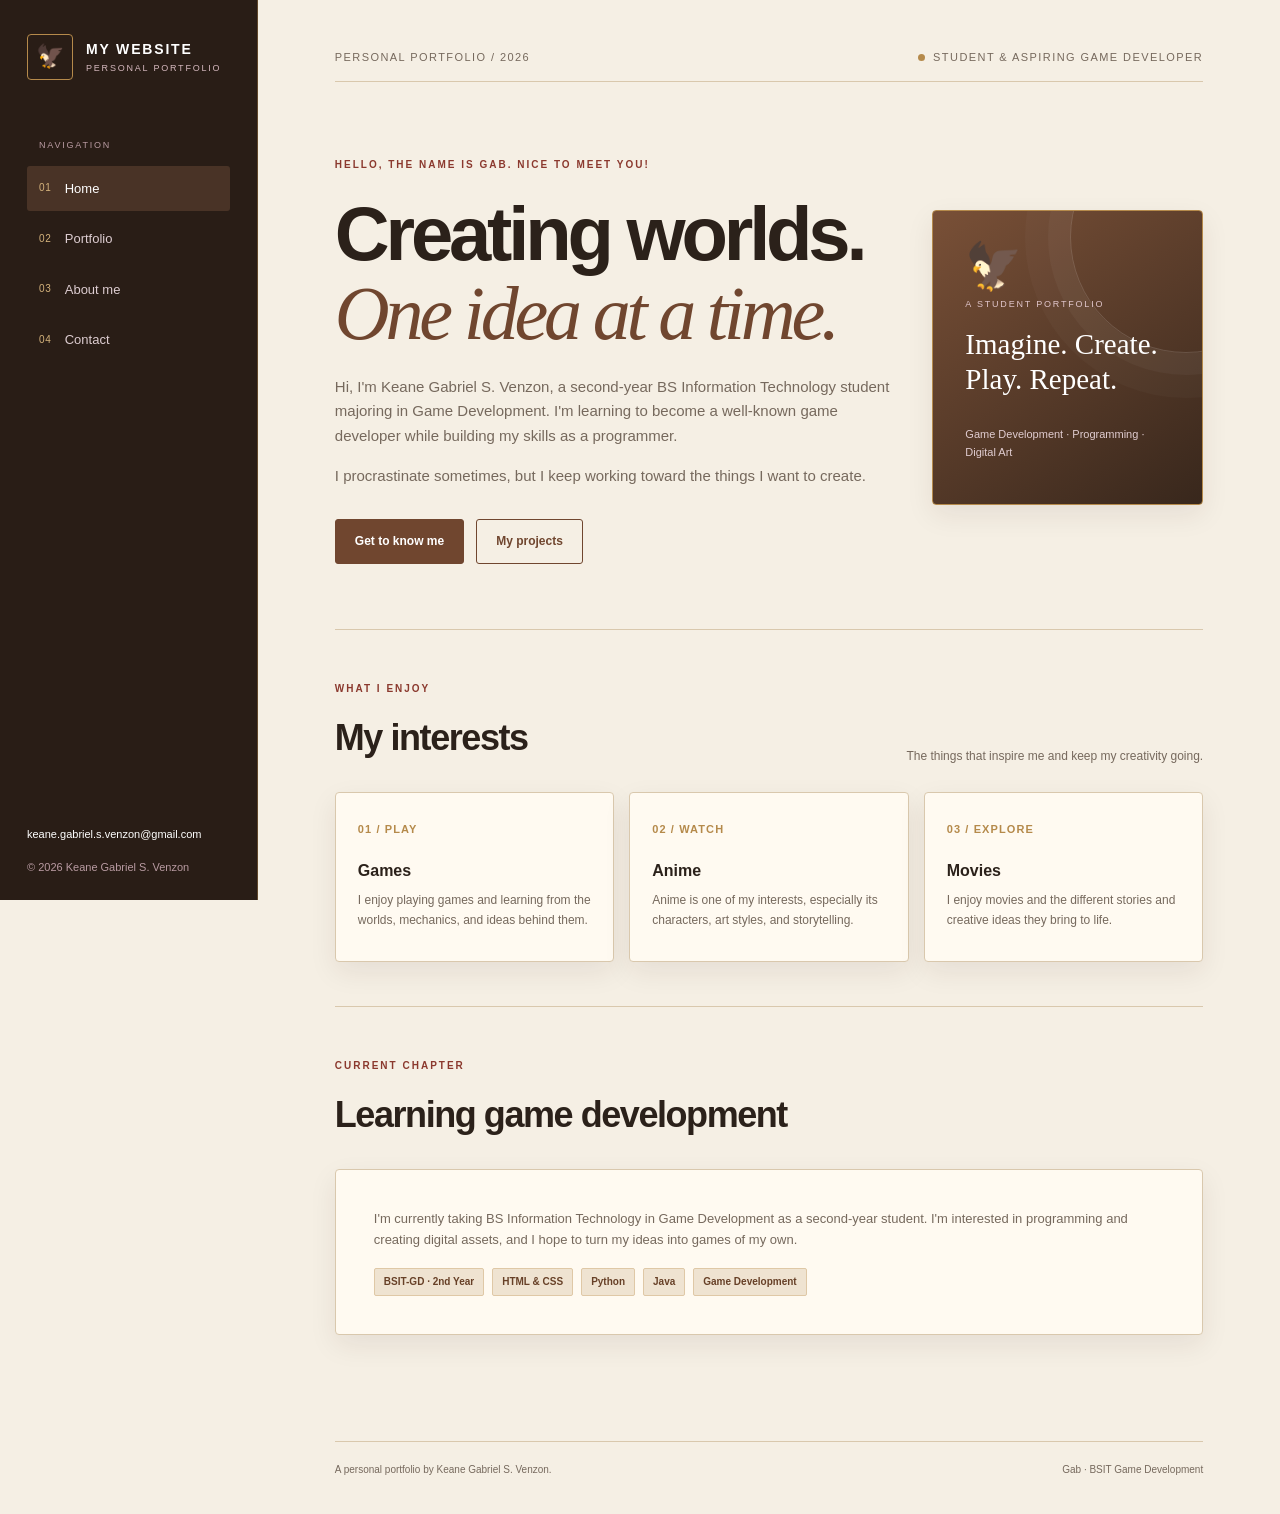
<file: Keane_Gabriel_Venzon_Portfolio_Updated/index.html>
<!DOCTYPE html>
<html lang="en"><head><meta charset="UTF-8"><meta name="viewport" content="width=device-width, initial-scale=1">
<meta name="description" content="The personal portfolio of Keane Gabriel S. Venzon, a second-year BSIT Game Development student."><title>Home | Personal Portfolio</title><link rel="stylesheet" href="assets/css/portfolio-custom.css"></head>
<body><div class="site-shell"><aside class="sidebar" id="sidebar">
<a class="brand" href="index.html"><span class="brand-mark" aria-hidden="true">🦅</span><span class="brand-name">MY WEBSITE<small>PERSONAL PORTFOLIO</small></span></a>
<button class="mobile-menu" type="button" onclick="document.getElementById('sidebar').classList.toggle('open')" aria-label="Toggle navigation">MENU</button>
<nav aria-label="Main navigation"><p class="nav-label">Navigation</p><ul class="nav-list"><li><a class="active" href="index.html"><span class="nav-index">01</span> Home</a></li><li><a class="" href="portfolio.html"><span class="nav-index">02</span> Portfolio</a></li><li><a class="" href="about.html"><span class="nav-index">03</span> About me</a></li><li><a class="" href="contact.html"><span class="nav-index">04</span> Contact</a></li></ul></nav>
<div class="sidebar-bottom"><a class="email-mini" href="mailto:keane.gabriel.s.venzon@gmail.com">keane.gabriel.s.venzon@gmail.com</a><p>© 2026 Keane Gabriel S. Venzon</p></div></aside><main class="main">
<div class="topline"><span>Personal portfolio / 2026</span><span class="status">Student &amp; aspiring game developer</span></div>
<section class="hero"><div><span class="eyebrow">HELLO, THE NAME IS GAB. NICE TO MEET YOU!</span>
<h1>Creating worlds.<br><em>One idea at a time.</em></h1>
<p class="hero-copy">Hi, I'm Keane Gabriel S. Venzon, a second-year BS Information Technology student majoring in Game Development. I'm learning to become a well-known game developer while building my skills as a programmer.</p>
<p class="hero-copy">I procrastinate sometimes, but I keep working toward the things I want to create.</p>
<div class="hero-actions"><a class="button" href="about.html">Get to know me</a><a class="button button-outline" href="portfolio.html">My projects</a></div></div>
<aside class="hero-panel"><div class="panel-symbol" aria-hidden="true">🦅</div><div><span class="panel-kicker">A student portfolio</span><strong>Imagine. Create. Play. Repeat.</strong><p class="panel-foot">Game Development · Programming · Digital Art</p></div></aside></section>
<section class="section"><div class="section-heading"><div><span class="eyebrow">WHAT I ENJOY</span><h2>My interests</h2></div><p>The things that inspire me and keep my creativity going.</p></div>
<div class="cards"><article class="info-card"><span class="card-number">01 / PLAY</span><h3>Games</h3><p>I enjoy playing games and learning from the worlds, mechanics, and ideas behind them.</p></article>
<article class="info-card"><span class="card-number">02 / WATCH</span><h3>Anime</h3><p>Anime is one of my interests, especially its characters, art styles, and storytelling.</p></article>
<article class="info-card"><span class="card-number">03 / EXPLORE</span><h3>Movies</h3><p>I enjoy movies and the different stories and creative ideas they bring to life.</p></article></div></section>
<section class="section"><div class="section-heading"><div><span class="eyebrow">CURRENT CHAPTER</span><h2>Learning game development</h2></div></div>
<div class="content-panel"><p>I'm currently taking BS Information Technology in Game Development as a second-year student. I'm interested in programming and creating digital assets, and I hope to turn my ideas into games of my own.</p>
<div class="tag-list"><span class="tag">BSIT-GD · 2nd Year</span><span class="tag">HTML &amp; CSS</span><span class="tag">Python</span><span class="tag">Java</span><span class="tag">Game Development</span></div></div></section><footer class="footer"><span>A personal portfolio by Keane Gabriel S. Venzon.</span><span>Gab · BSIT Game Development</span></footer></main></div></body></html>
</file>
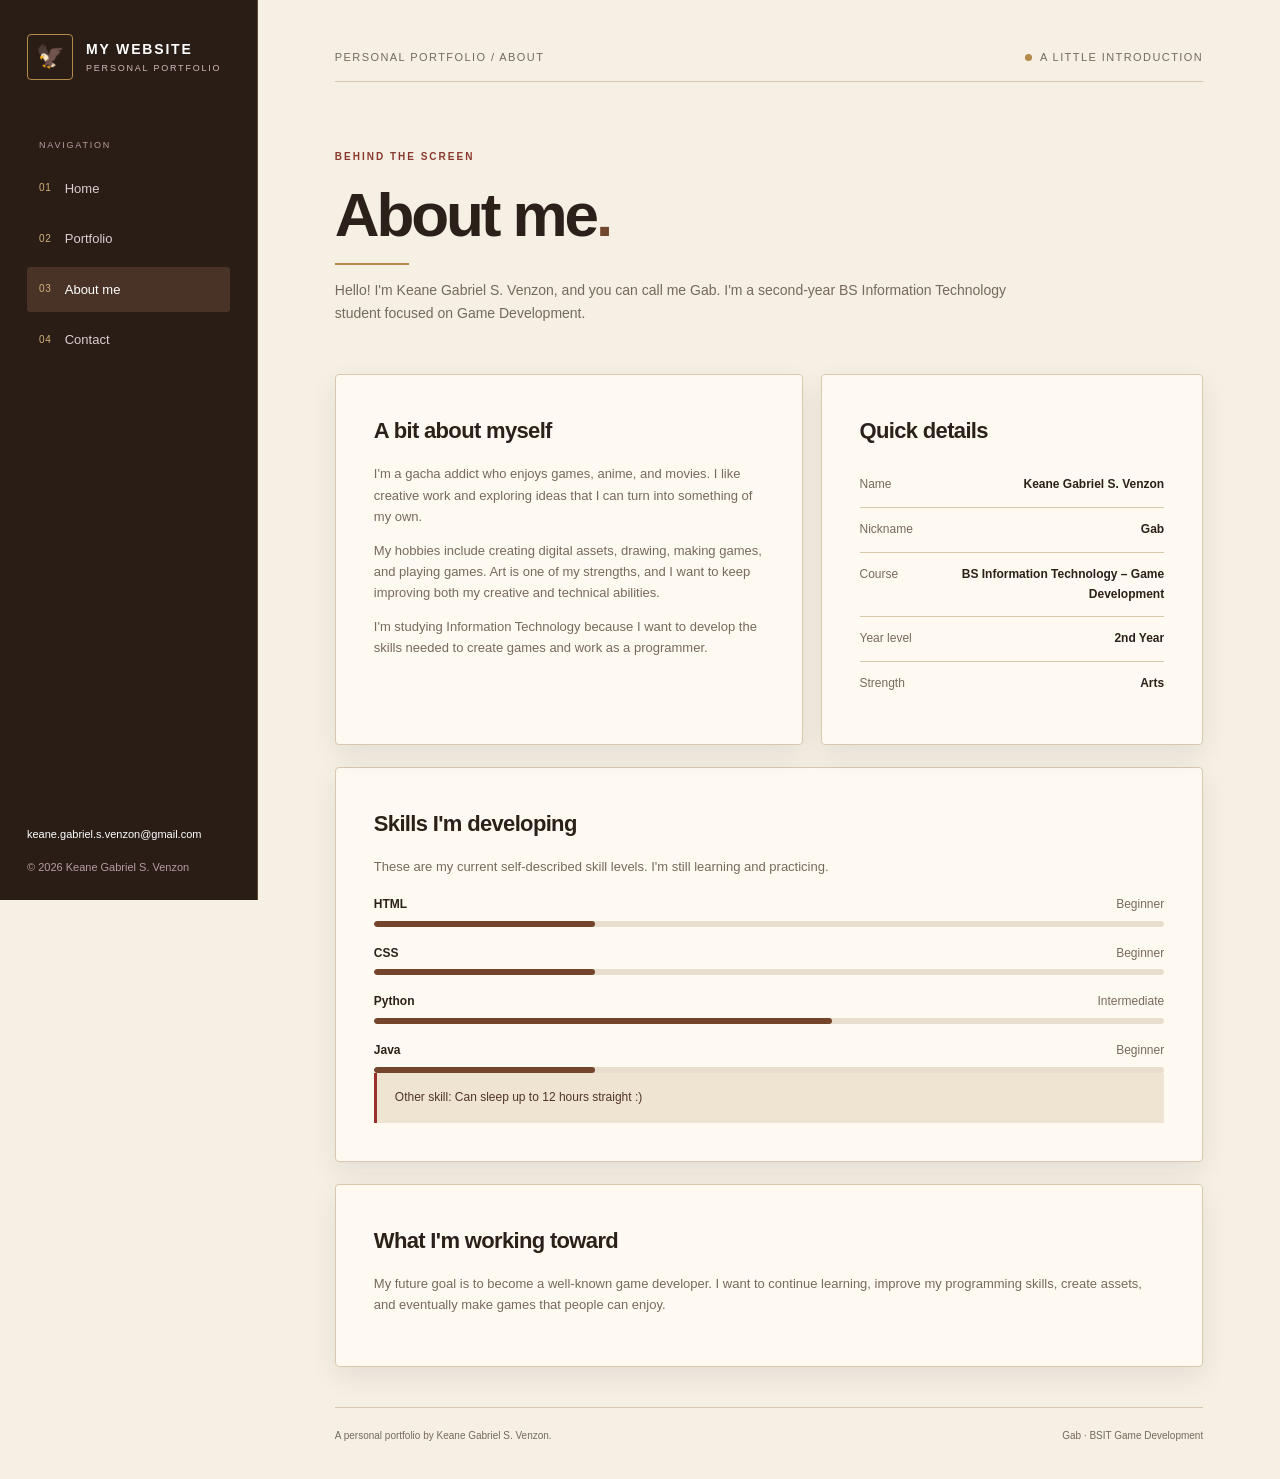
<file: Keane_Gabriel_Venzon_Portfolio_Updated/about.html>
<!DOCTYPE html>
<html lang="en"><head><meta charset="UTF-8"><meta name="viewport" content="width=device-width, initial-scale=1">
<meta name="description" content="Learn about Keane Gabriel S. Venzon, his interests, hobbies, and skills."><title>About Me | Personal Portfolio</title><link rel="stylesheet" href="assets/css/portfolio-custom.css"></head>
<body><div class="site-shell"><aside class="sidebar" id="sidebar">
<a class="brand" href="index.html"><span class="brand-mark" aria-hidden="true">🦅</span><span class="brand-name">MY WEBSITE<small>PERSONAL PORTFOLIO</small></span></a>
<button class="mobile-menu" type="button" onclick="document.getElementById('sidebar').classList.toggle('open')" aria-label="Toggle navigation">MENU</button>
<nav aria-label="Main navigation"><p class="nav-label">Navigation</p><ul class="nav-list"><li><a class="" href="index.html"><span class="nav-index">01</span> Home</a></li><li><a class="" href="portfolio.html"><span class="nav-index">02</span> Portfolio</a></li><li><a class="active" href="about.html"><span class="nav-index">03</span> About me</a></li><li><a class="" href="contact.html"><span class="nav-index">04</span> Contact</a></li></ul></nav>
<div class="sidebar-bottom"><a class="email-mini" href="mailto:keane.gabriel.s.venzon@gmail.com">keane.gabriel.s.venzon@gmail.com</a><p>© 2026 Keane Gabriel S. Venzon</p></div></aside><main class="main">
<div class="topline"><span>Personal portfolio / About</span><span class="status">A little introduction</span></div>
<header class="page-intro"><span class="eyebrow">BEHIND THE SCREEN</span><h1>About me<span class="accent">.</span></h1>
<p>Hello! I'm Keane Gabriel S. Venzon, and you can call me Gab. I'm a second-year BS Information Technology student focused on Game Development.</p></header>
<div class="about-grid"><section class="content-panel"><h2>A bit about myself</h2>
<p>I'm a gacha addict who enjoys games, anime, and movies. I like creative work and exploring ideas that I can turn into something of my own.</p>
<p>My hobbies include creating digital assets, drawing, making games, and playing games. Art is one of my strengths, and I want to keep improving both my creative and technical abilities.</p>
<p>I'm studying Information Technology because I want to develop the skills needed to create games and work as a programmer.</p></section>
<section class="content-panel"><h2>Quick details</h2><ul class="detail-list">
<li><span>Name</span><strong>Keane Gabriel S. Venzon</strong></li><li><span>Nickname</span><strong>Gab</strong></li>
<li><span>Course</span><strong>BS Information Technology – Game Development</strong></li><li><span>Year level</span><strong>2nd Year</strong></li><li><span>Strength</span><strong>Arts</strong></li></ul></section></div>
<section class="content-panel"><h2>Skills I'm developing</h2><p>These are my current self-described skill levels. I'm still learning and practicing.</p>
<div class="skill-row"><strong>HTML</strong><span>Beginner</span></div><div class="skill-track"><span style="width:28%"></span></div>
<div class="skill-row"><strong>CSS</strong><span>Beginner</span></div><div class="skill-track"><span style="width:28%"></span></div>
<div class="skill-row"><strong>Python</strong><span>Intermediate</span></div><div class="skill-track"><span style="width:58%"></span></div>
<div class="skill-row"><strong>Java</strong><span>Beginner</span></div><div class="skill-track"><span style="width:28%"></span></div>
<div class="note skill-note">Other skill: Can sleep up to 12 hours straight :)</div></section>
<section class="content-panel"><h2>What I'm working toward</h2><p>My future goal is to become a well-known game developer. I want to continue learning, improve my programming skills, create assets, and eventually make games that people can enjoy.</p></section><footer class="footer"><span>A personal portfolio by Keane Gabriel S. Venzon.</span><span>Gab · BSIT Game Development</span></footer></main></div></body></html>
</file>
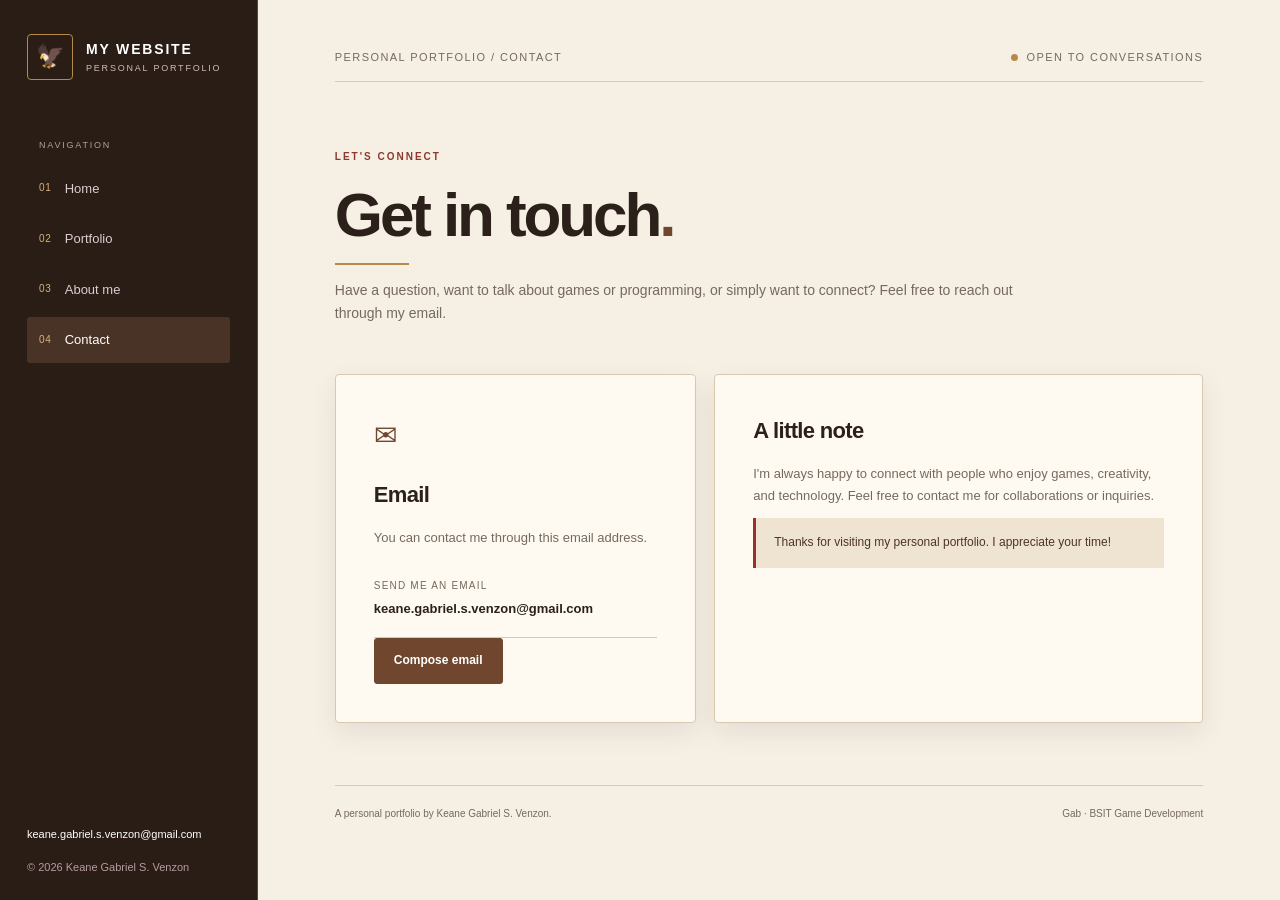
<file: Keane_Gabriel_Venzon_Portfolio_Updated/contact.html>
<!DOCTYPE html>
<html lang="en"><head><meta charset="UTF-8"><meta name="viewport" content="width=device-width, initial-scale=1">
<meta name="description" content="Contact Keane Gabriel S. Venzon."><title>Contact | Personal Portfolio</title><link rel="stylesheet" href="assets/css/portfolio-custom.css"></head>
<body><div class="site-shell"><aside class="sidebar" id="sidebar">
<a class="brand" href="index.html"><span class="brand-mark" aria-hidden="true">🦅</span><span class="brand-name">MY WEBSITE<small>PERSONAL PORTFOLIO</small></span></a>
<button class="mobile-menu" type="button" onclick="document.getElementById('sidebar').classList.toggle('open')" aria-label="Toggle navigation">MENU</button>
<nav aria-label="Main navigation"><p class="nav-label">Navigation</p><ul class="nav-list"><li><a class="" href="index.html"><span class="nav-index">01</span> Home</a></li><li><a class="" href="portfolio.html"><span class="nav-index">02</span> Portfolio</a></li><li><a class="" href="about.html"><span class="nav-index">03</span> About me</a></li><li><a class="active" href="contact.html"><span class="nav-index">04</span> Contact</a></li></ul></nav>
<div class="sidebar-bottom"><a class="email-mini" href="mailto:keane.gabriel.s.venzon@gmail.com">keane.gabriel.s.venzon@gmail.com</a><p>© 2026 Keane Gabriel S. Venzon</p></div></aside><main class="main">
<div class="topline"><span>Personal portfolio / Contact</span><span class="status">Open to conversations</span></div>
<header class="page-intro"><span class="eyebrow">LET'S CONNECT</span><h1>Get in touch<span class="accent">.</span></h1>
<p>Have a question, want to talk about games or programming, or simply want to connect? Feel free to reach out through my email.</p></header>
<div class="contact-grid"><section class="content-panel"><div class="contact-mark" aria-hidden="true">✉</div><h2>Email</h2>
<p>You can contact me through this email address.</p><a class="contact-link" href="mailto:keane.gabriel.s.venzon@gmail.com"><small>Send me an email</small><strong>keane.gabriel.s.venzon@gmail.com</strong></a>
<a class="button" href="mailto:keane.gabriel.s.venzon@gmail.com?subject=Hello%20Gab">Compose email</a></section>
<section class="content-panel"><h2>A little note</h2><p>I'm always happy to connect with people who enjoy games, creativity, and technology. Feel free to contact me for collaborations or inquiries.</p><div class="note">Thanks for visiting my personal portfolio. I appreciate your time!</div></section></div><footer class="footer"><span>A personal portfolio by Keane Gabriel S. Venzon.</span><span>Gab · BSIT Game Development</span></footer></main></div></body></html>
</file>
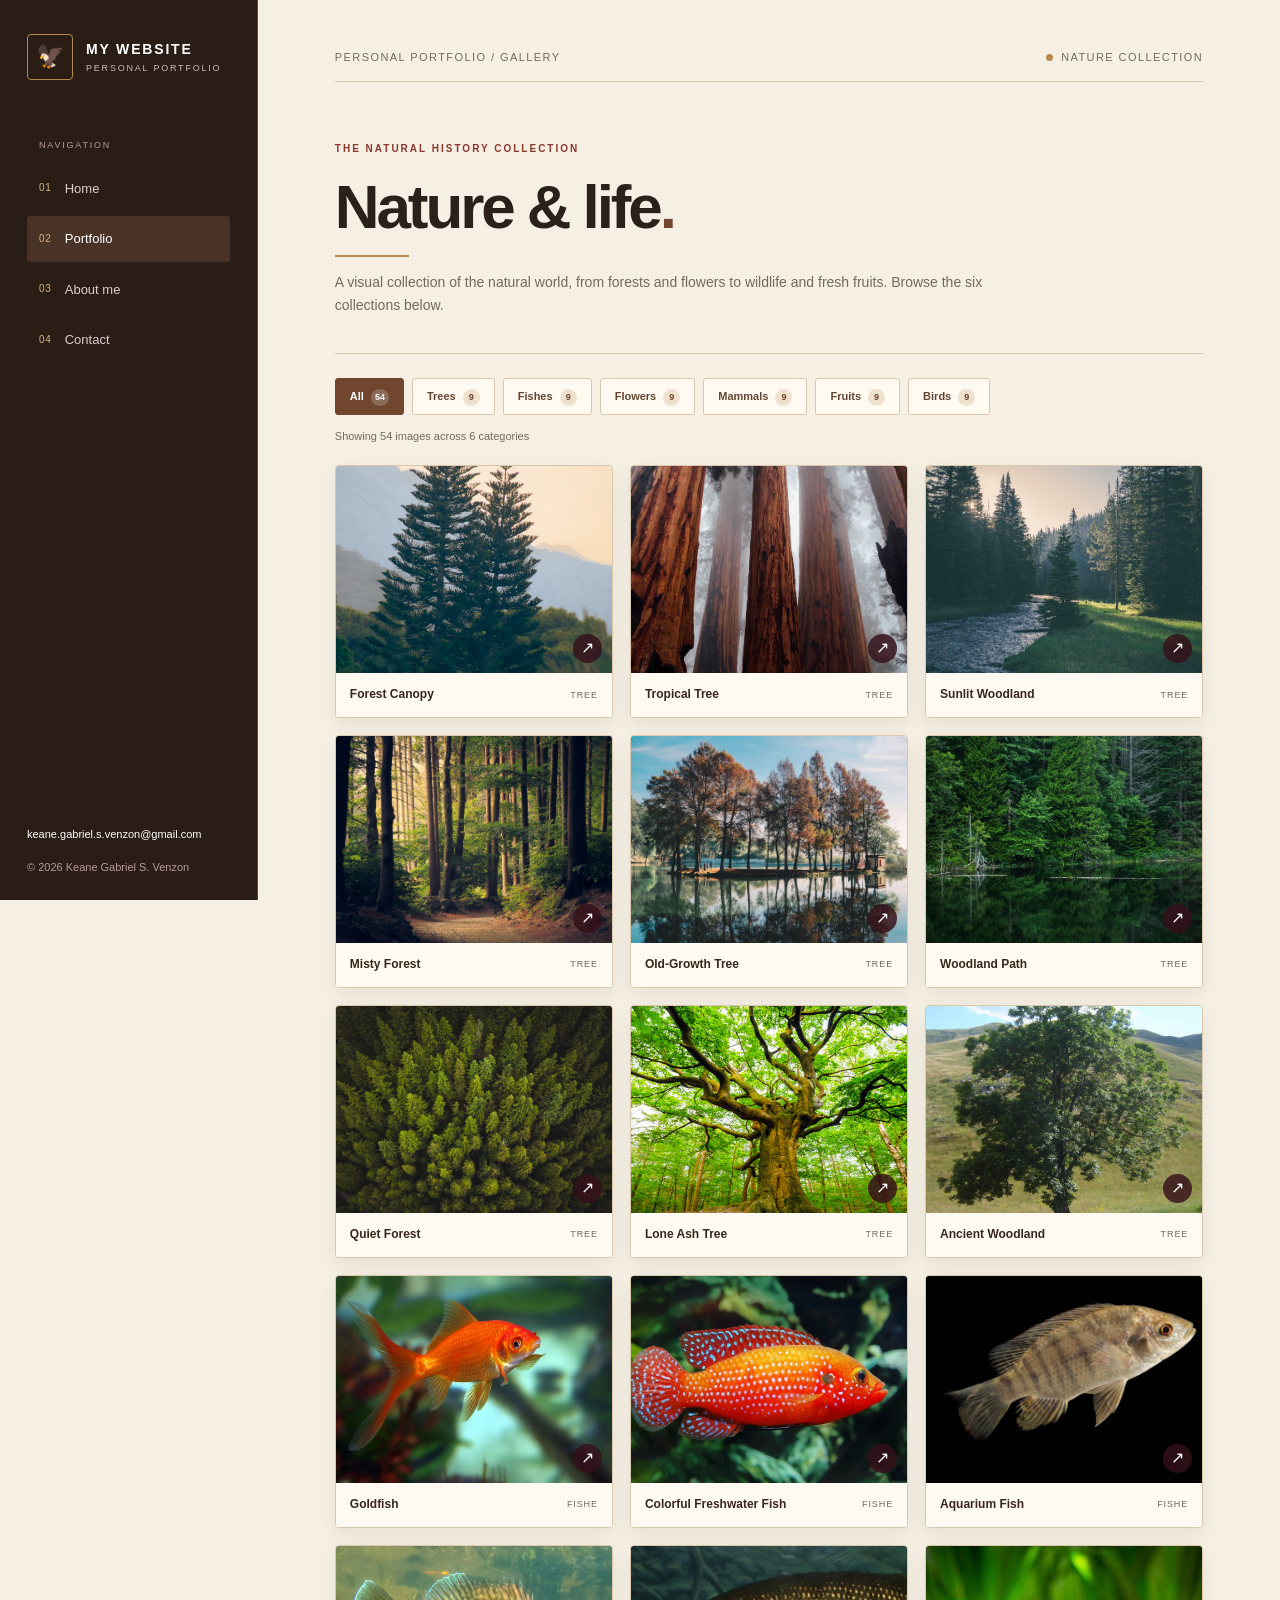
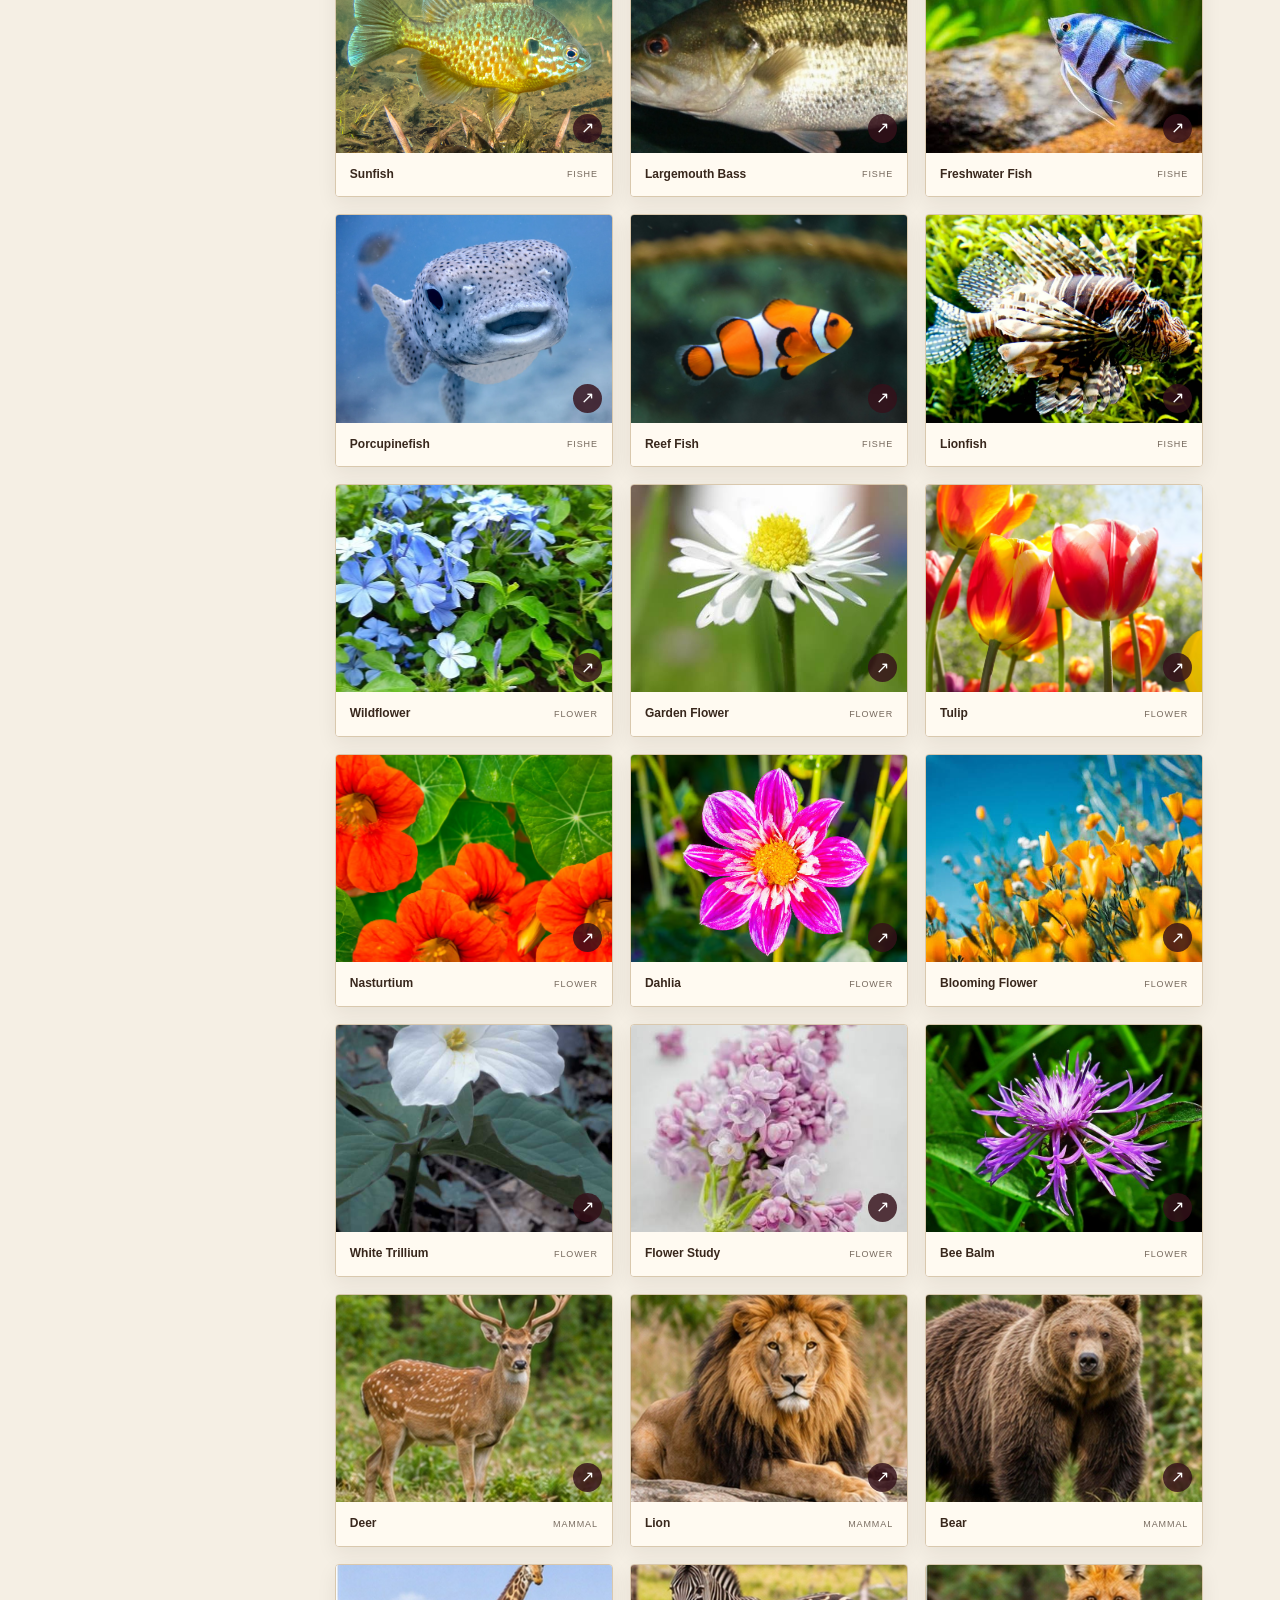
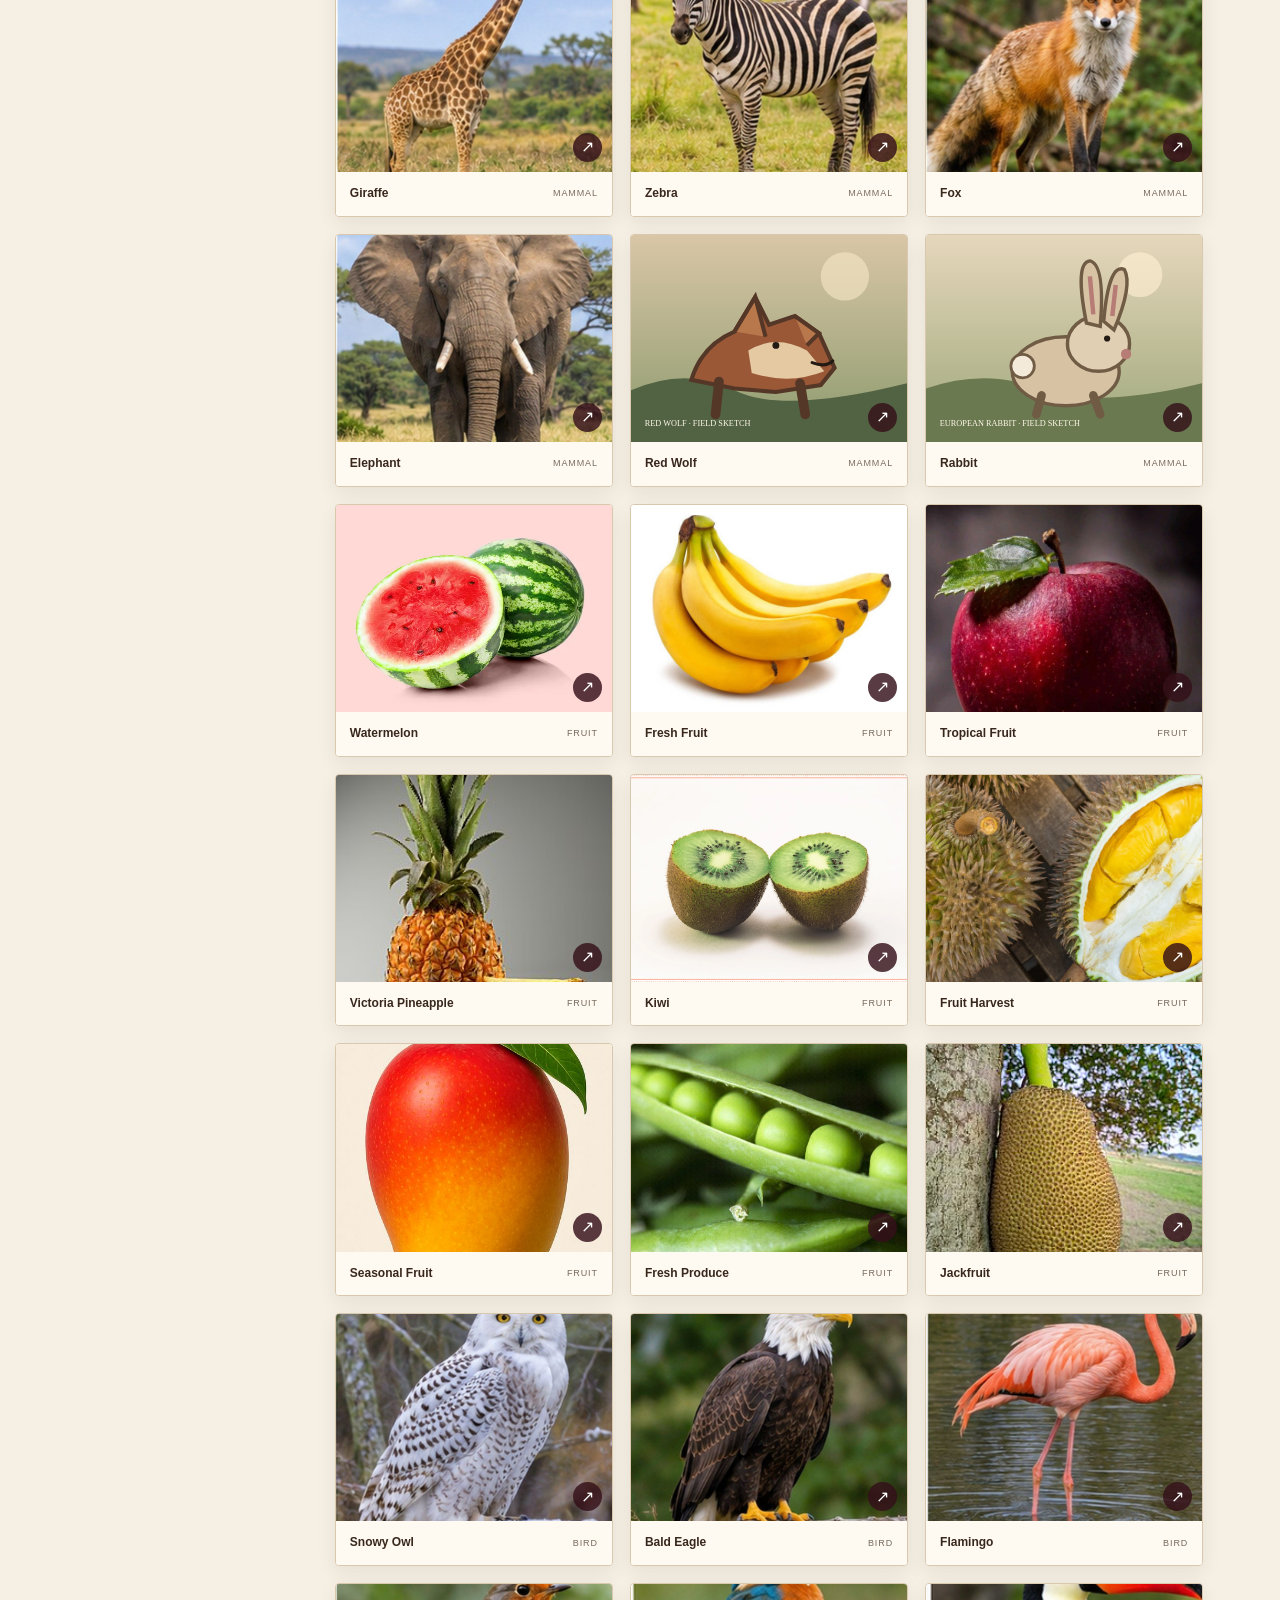
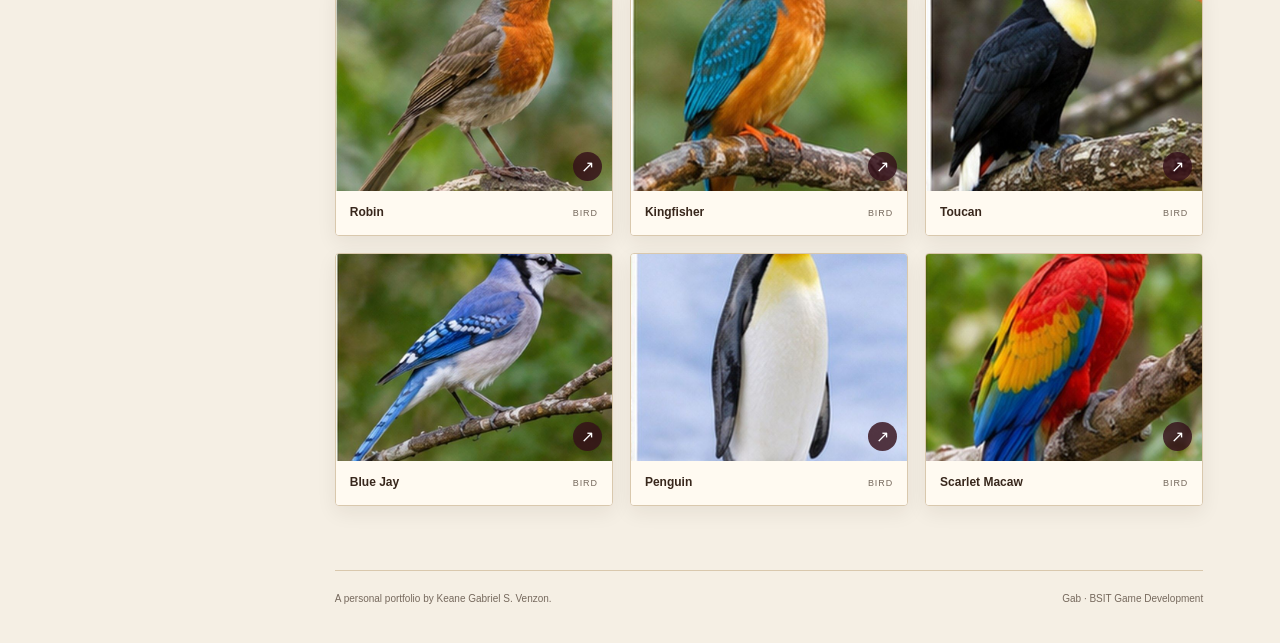
<file: Keane_Gabriel_Venzon_Portfolio_Updated/portfolio.html>
<!DOCTYPE html>
<html lang="en">
<head>
<meta charset="UTF-8">
<meta name="viewport" content="width=device-width, initial-scale=1">
<meta name="description" content="A nature-inspired image collection curated by Keane Gabriel S. Venzon.">
<title>Portfolio Gallery | Personal Portfolio</title>
<link rel="stylesheet" href="assets/css/portfolio-custom.css">
</head>
<body>
<div class="site-shell">
<aside class="sidebar" id="sidebar">
  <a class="brand" href="index.html"><span class="brand-mark" aria-hidden="true">🦅</span><span class="brand-name">MY WEBSITE<small>PERSONAL PORTFOLIO</small></span></a>
  <button class="mobile-menu" type="button" onclick="document.getElementById('sidebar').classList.toggle('open')" aria-label="Toggle navigation">MENU</button>
  <nav aria-label="Main navigation"><p class="nav-label">Navigation</p><ul class="nav-list">
    <li><a href="index.html"><span class="nav-index">01</span> Home</a></li>
    <li><a class="active" href="portfolio.html"><span class="nav-index">02</span> Portfolio</a></li>
    <li><a href="about.html"><span class="nav-index">03</span> About me</a></li>
    <li><a href="contact.html"><span class="nav-index">04</span> Contact</a></li>
  </ul></nav>
  <div class="sidebar-bottom"><a class="email-mini" href="mailto:keane.gabriel.s.venzon@gmail.com">keane.gabriel.s.venzon@gmail.com</a><p>© 2026 Keane Gabriel S. Venzon</p></div>
</aside>
<main class="main">
  <div class="topline"><span>Personal portfolio / Gallery</span><span class="status">Nature collection</span></div>
  <header class="page-intro gallery-intro">
    <span class="eyebrow">THE NATURAL HISTORY COLLECTION</span>
    <h1>Nature &amp; life<span class="accent">.</span></h1>
    <p>A visual collection of the natural world, from forests and flowers to wildlife and fresh fruits. Browse the six collections below.</p>
  </header>
  <section class="gallery-section" aria-label="Portfolio image gallery">
    <div class="gallery-toolbar">
      <div class="filter-list" role="group" aria-label="Filter gallery by category">
        <button class="filter-button active" type="button" data-filter="all" aria-pressed="true">All <span>54</span></button>
        <button class="filter-button" type="button" data-filter="trees" aria-pressed="false">Trees <span>9</span></button>
        <button class="filter-button" type="button" data-filter="fishes" aria-pressed="false">Fishes <span>9</span></button>
        <button class="filter-button" type="button" data-filter="flowers" aria-pressed="false">Flowers <span>9</span></button>
        <button class="filter-button" type="button" data-filter="mammals" aria-pressed="false">Mammals <span>9</span></button>
        <button class="filter-button" type="button" data-filter="fruits" aria-pressed="false">Fruits <span>9</span></button>
        <button class="filter-button" type="button" data-filter="birds" aria-pressed="false">Birds <span>9</span></button>
      </div>
      <p class="gallery-count" id="gallery-count" aria-live="polite">Showing 54 images across 6 categories</p>
    </div>
    <div class="gallery-grid">
<article class="gallery-card" data-category="trees">
  <a class="gallery-image" href="assets/img/trees/pexels-denis-mustafaev-143461191-33959013.jpg" target="_blank" rel="noopener" aria-label="Open Forest canopy image">
    <img src="assets/img/trees/pexels-denis-mustafaev-143461191-33959013.jpg" alt="Forest canopy" loading="lazy">
    <span class="image-open" aria-hidden="true">↗</span>
  </a>
  <div class="gallery-caption"><strong>Forest canopy</strong><span>Tree</span></div>
</article>
<article class="gallery-card" data-category="trees">
  <a class="gallery-image" href="assets/img/trees/victoria-palacios-dfo06_DqxpA-unsplash.jpg" target="_blank" rel="noopener" aria-label="Open Tropical tree image">
    <img src="assets/img/trees/victoria-palacios-dfo06_DqxpA-unsplash.jpg" alt="Tropical tree" loading="lazy">
    <span class="image-open" aria-hidden="true">↗</span>
  </a>
  <div class="gallery-caption"><strong>Tropical tree</strong><span>Tree</span></div>
</article>
<article class="gallery-card" data-category="trees">
  <a class="gallery-image" href="assets/img/trees/matthew-smith-rFBA42UFpLs-unsplash.jpg" target="_blank" rel="noopener" aria-label="Open Sunlit woodland image">
    <img src="assets/img/trees/matthew-smith-rFBA42UFpLs-unsplash.jpg" alt="Sunlit woodland" loading="lazy">
    <span class="image-open" aria-hidden="true">↗</span>
  </a>
  <div class="gallery-caption"><strong>Sunlit woodland</strong><span>Tree</span></div>
</article>
<article class="gallery-card" data-category="trees">
  <a class="gallery-image" href="assets/img/trees/lukasz-szmigiel-jFCViYFYcus-unsplash.jpg" target="_blank" rel="noopener" aria-label="Open Misty forest image">
    <img src="assets/img/trees/lukasz-szmigiel-jFCViYFYcus-unsplash.jpg" alt="Misty forest" loading="lazy">
    <span class="image-open" aria-hidden="true">↗</span>
  </a>
  <div class="gallery-caption"><strong>Misty forest</strong><span>Tree</span></div>
</article>
<article class="gallery-card" data-category="trees">
  <a class="gallery-image" href="assets/img/trees/chris-lejarazu-08wxrVv5rp8-unsplash.jpg" target="_blank" rel="noopener" aria-label="Open Old-growth tree image">
    <img src="assets/img/trees/chris-lejarazu-08wxrVv5rp8-unsplash.jpg" alt="Old-growth tree" loading="lazy">
    <span class="image-open" aria-hidden="true">↗</span>
  </a>
  <div class="gallery-caption"><strong>Old-growth tree</strong><span>Tree</span></div>
</article>
<article class="gallery-card" data-category="trees">
  <a class="gallery-image" href="assets/img/trees/bryce-evans-choc7LYd98I-unsplash.jpg" target="_blank" rel="noopener" aria-label="Open Woodland path image">
    <img src="assets/img/trees/bryce-evans-choc7LYd98I-unsplash.jpg" alt="Woodland path" loading="lazy">
    <span class="image-open" aria-hidden="true">↗</span>
  </a>
  <div class="gallery-caption"><strong>Woodland path</strong><span>Tree</span></div>
</article>
<article class="gallery-card" data-category="trees">
  <a class="gallery-image" href="assets/img/trees/spencer-watson-dEOC8M_lmxI-unsplash.jpg" target="_blank" rel="noopener" aria-label="Open Quiet forest image">
    <img src="assets/img/trees/spencer-watson-dEOC8M_lmxI-unsplash.jpg" alt="Quiet forest" loading="lazy">
    <span class="image-open" aria-hidden="true">↗</span>
  </a>
  <div class="gallery-caption"><strong>Quiet forest</strong><span>Tree</span></div>
</article>
<article class="gallery-card" data-category="trees">
  <a class="gallery-image" href="assets/img/trees/istockphoto-2160416603-612x612.jpg" target="_blank" rel="noopener" aria-label="Open Lone ash tree image">
    <img src="assets/img/trees/istockphoto-2160416603-612x612.jpg" alt="Lone ash tree" loading="lazy">
    <span class="image-open" aria-hidden="true">↗</span>
  </a>
  <div class="gallery-caption"><strong>Lone ash tree</strong><span>Tree</span></div>
</article>
<article class="gallery-card" data-category="trees">
  <a class="gallery-image" href="assets/img/trees/Usamljeni_jasen_-_panoramio_(cropped).jpg" target="_blank" rel="noopener" aria-label="Open Ancient woodland image">
    <img src="assets/img/trees/Usamljeni_jasen_-_panoramio_(cropped).jpg" alt="Ancient woodland" loading="lazy">
    <span class="image-open" aria-hidden="true">↗</span>
  </a>
  <div class="gallery-caption"><strong>Ancient woodland</strong><span>Tree</span></div>
</article>
<article class="gallery-card" data-category="fishes">
  <a class="gallery-image" href="assets/img/fishes/shutterstock_417478_orange_goldfish.webp" target="_blank" rel="noopener" aria-label="Open Goldfish image">
    <img src="assets/img/fishes/shutterstock_417478_orange_goldfish.webp" alt="Goldfish" loading="lazy">
    <span class="image-open" aria-hidden="true">↗</span>
  </a>
  <div class="gallery-caption"><strong>Goldfish</strong><span>Fishe</span></div>
</article>
<article class="gallery-card" data-category="fishes">
  <a class="gallery-image" href="assets/img/fishes/top-10-colorful-fish-to-brighten-up-your-next-freshwater-aquarium-3560267.webp" target="_blank" rel="noopener" aria-label="Open Colorful freshwater fish image">
    <img src="assets/img/fishes/top-10-colorful-fish-to-brighten-up-your-next-freshwater-aquarium-3560267.webp" alt="Colorful freshwater fish" loading="lazy">
    <span class="image-open" aria-hidden="true">↗</span>
  </a>
  <div class="gallery-caption"><strong>Colorful freshwater fish</strong><span>Fishe</span></div>
</article>
<article class="gallery-card" data-category="fishes">
  <a class="gallery-image" href="assets/img/fishes/images (1).jfif" target="_blank" rel="noopener" aria-label="Open Aquarium fish image">
    <img src="assets/img/fishes/images (1).jfif" alt="Aquarium fish" loading="lazy">
    <span class="image-open" aria-hidden="true">↗</span>
  </a>
  <div class="gallery-caption"><strong>Aquarium fish</strong><span>Fishe</span></div>
</article>
<article class="gallery-card" data-category="fishes">
  <a class="gallery-image" href="assets/img/fishes/sun-fish-pond-fish.jpg" target="_blank" rel="noopener" aria-label="Open Sunfish image">
    <img src="assets/img/fishes/sun-fish-pond-fish.jpg" alt="Sunfish" loading="lazy">
    <span class="image-open" aria-hidden="true">↗</span>
  </a>
  <div class="gallery-caption"><strong>Sunfish</strong><span>Fishe</span></div>
</article>
<article class="gallery-card" data-category="fishes">
  <a class="gallery-image" href="assets/img/fishes/largemouth_bass_robert_pos_flickr.jpg" target="_blank" rel="noopener" aria-label="Open Largemouth bass image">
    <img src="assets/img/fishes/largemouth_bass_robert_pos_flickr.jpg" alt="Largemouth bass" loading="lazy">
    <span class="image-open" aria-hidden="true">↗</span>
  </a>
  <div class="gallery-caption"><strong>Largemouth bass</strong><span>Fishe</span></div>
</article>
<article class="gallery-card" data-category="fishes">
  <a class="gallery-image" href="assets/img/fishes/images.jfif" target="_blank" rel="noopener" aria-label="Open Freshwater fish image">
    <img src="assets/img/fishes/images.jfif" alt="Freshwater fish" loading="lazy">
    <span class="image-open" aria-hidden="true">↗</span>
  </a>
  <div class="gallery-caption"><strong>Freshwater fish</strong><span>Fishe</span></div>
</article>
<article class="gallery-card" data-category="fishes">
  <a class="gallery-image" href="assets/img/fishes/Porcupine-fish-Diodon-hystox.webp" target="_blank" rel="noopener" aria-label="Open Porcupinefish image">
    <img src="assets/img/fishes/Porcupine-fish-Diodon-hystox.webp" alt="Porcupinefish" loading="lazy">
    <span class="image-open" aria-hidden="true">↗</span>
  </a>
  <div class="gallery-caption"><strong>Porcupinefish</strong><span>Fishe</span></div>
</article>
<article class="gallery-card" data-category="fishes">
  <a class="gallery-image" href="assets/img/fishes/blazenek-scaled.jpg" target="_blank" rel="noopener" aria-label="Open Reef fish image">
    <img src="assets/img/fishes/blazenek-scaled.jpg" alt="Reef fish" loading="lazy">
    <span class="image-open" aria-hidden="true">↗</span>
  </a>
  <div class="gallery-caption"><strong>Reef fish</strong><span>Fishe</span></div>
</article>
<article class="gallery-card" data-category="fishes">
  <a class="gallery-image" href="assets/img/fishes/Fish-Lionfish-Lion-fish-Turkey-fish-Red-lionfish.webp" target="_blank" rel="noopener" aria-label="Open Lionfish image">
    <img src="assets/img/fishes/Fish-Lionfish-Lion-fish-Turkey-fish-Red-lionfish.webp" alt="Lionfish" loading="lazy">
    <span class="image-open" aria-hidden="true">↗</span>
  </a>
  <div class="gallery-caption"><strong>Lionfish</strong><span>Fishe</span></div>
</article>
<article class="gallery-card" data-category="flowers">
  <a class="gallery-image" href="assets/img/flowers/images (3).jfif" target="_blank" rel="noopener" aria-label="Open Wildflower image">
    <img src="assets/img/flowers/images (3).jfif" alt="Wildflower" loading="lazy">
    <span class="image-open" aria-hidden="true">↗</span>
  </a>
  <div class="gallery-caption"><strong>Wildflower</strong><span>Flower</span></div>
</article>
<article class="gallery-card" data-category="flowers">
  <a class="gallery-image" href="assets/img/flowers/images (1).jfif" target="_blank" rel="noopener" aria-label="Open Garden flower image">
    <img src="assets/img/flowers/images (1).jfif" alt="Garden flower" loading="lazy">
    <span class="image-open" aria-hidden="true">↗</span>
  </a>
  <div class="gallery-caption"><strong>Garden flower</strong><span>Flower</span></div>
</article>
<article class="gallery-card" data-category="flowers">
  <a class="gallery-image" href="assets/img/flowers/tulip.avif" target="_blank" rel="noopener" aria-label="Open Tulip image">
    <img src="assets/img/flowers/tulip.avif" alt="Tulip" loading="lazy">
    <span class="image-open" aria-hidden="true">↗</span>
  </a>
  <div class="gallery-caption"><strong>Tulip</strong><span>Flower</span></div>
</article>
<article class="gallery-card" data-category="flowers">
  <a class="gallery-image" href="assets/img/flowers/bright-nasturtium-flowers-royalty-free-image-1705683448.avif" target="_blank" rel="noopener" aria-label="Open Nasturtium image">
    <img src="assets/img/flowers/bright-nasturtium-flowers-royalty-free-image-1705683448.avif" alt="Nasturtium" loading="lazy">
    <span class="image-open" aria-hidden="true">↗</span>
  </a>
  <div class="gallery-caption"><strong>Nasturtium</strong><span>Flower</span></div>
</article>
<article class="gallery-card" data-category="flowers">
  <a class="gallery-image" href="assets/img/flowers/dahlia-1508785047.avif" target="_blank" rel="noopener" aria-label="Open Dahlia image">
    <img src="assets/img/flowers/dahlia-1508785047.avif" alt="Dahlia" loading="lazy">
    <span class="image-open" aria-hidden="true">↗</span>
  </a>
  <div class="gallery-caption"><strong>Dahlia</strong><span>Flower</span></div>
</article>
<article class="gallery-card" data-category="flowers">
  <a class="gallery-image" href="assets/img/flowers/images (2).jfif" target="_blank" rel="noopener" aria-label="Open Blooming flower image">
    <img src="assets/img/flowers/images (2).jfif" alt="Blooming flower" loading="lazy">
    <span class="image-open" aria-hidden="true">↗</span>
  </a>
  <div class="gallery-caption"><strong>Blooming flower</strong><span>Flower</span></div>
</article>
<article class="gallery-card" data-category="flowers">
  <a class="gallery-image" href="assets/img/flowers/White-Trillium-Flower.jpg" target="_blank" rel="noopener" aria-label="Open White trillium image">
    <img src="assets/img/flowers/White-Trillium-Flower.jpg" alt="White trillium" loading="lazy">
    <span class="image-open" aria-hidden="true">↗</span>
  </a>
  <div class="gallery-caption"><strong>White trillium</strong><span>Flower</span></div>
</article>
<article class="gallery-card" data-category="flowers">
  <a class="gallery-image" href="assets/img/flowers/images.jfif" target="_blank" rel="noopener" aria-label="Open Flower study image">
    <img src="assets/img/flowers/images.jfif" alt="Flower study" loading="lazy">
    <span class="image-open" aria-hidden="true">↗</span>
  </a>
  <div class="gallery-caption"><strong>Flower study</strong><span>Flower</span></div>
</article>
<article class="gallery-card" data-category="flowers">
  <a class="gallery-image" href="assets/img/flowers/beebalm-6604652_1280-940x550.jpg" target="_blank" rel="noopener" aria-label="Open Bee balm image">
    <img src="assets/img/flowers/beebalm-6604652_1280-940x550.jpg" alt="Bee balm" loading="lazy">
    <span class="image-open" aria-hidden="true">↗</span>
  </a>
  <div class="gallery-caption"><strong>Bee balm</strong><span>Flower</span></div>
</article>
<article class="gallery-card" data-category="mammals">
  <a class="gallery-image" href="assets/img/mammals/deer.jpg" target="_blank" rel="noopener" aria-label="Open Deer image">
    <img src="assets/img/mammals/deer.jpg" alt="Deer" loading="lazy">
    <span class="image-open" aria-hidden="true">↗</span>
  </a>
  <div class="gallery-caption"><strong>Deer</strong><span>Mammal</span></div>
</article>
<article class="gallery-card" data-category="mammals">
  <a class="gallery-image" href="assets/img/mammals/lion.jpg" target="_blank" rel="noopener" aria-label="Open Lion image">
    <img src="assets/img/mammals/lion.jpg" alt="Lion" loading="lazy">
    <span class="image-open" aria-hidden="true">↗</span>
  </a>
  <div class="gallery-caption"><strong>Lion</strong><span>Mammal</span></div>
</article>
<article class="gallery-card" data-category="mammals">
  <a class="gallery-image" href="assets/img/mammals/bear.jpg" target="_blank" rel="noopener" aria-label="Open Bear image">
    <img src="assets/img/mammals/bear.jpg" alt="Bear" loading="lazy">
    <span class="image-open" aria-hidden="true">↗</span>
  </a>
  <div class="gallery-caption"><strong>Bear</strong><span>Mammal</span></div>
</article>
<article class="gallery-card" data-category="mammals">
  <a class="gallery-image" href="assets/img/mammals/giraffe.jpg" target="_blank" rel="noopener" aria-label="Open Giraffe image">
    <img src="assets/img/mammals/giraffe.jpg" alt="Giraffe" loading="lazy">
    <span class="image-open" aria-hidden="true">↗</span>
  </a>
  <div class="gallery-caption"><strong>Giraffe</strong><span>Mammal</span></div>
</article>
<article class="gallery-card" data-category="mammals">
  <a class="gallery-image" href="assets/img/mammals/zebra.jpg" target="_blank" rel="noopener" aria-label="Open Zebra image">
    <img src="assets/img/mammals/zebra.jpg" alt="Zebra" loading="lazy">
    <span class="image-open" aria-hidden="true">↗</span>
  </a>
  <div class="gallery-caption"><strong>Zebra</strong><span>Mammal</span></div>
</article>
<article class="gallery-card" data-category="mammals">
  <a class="gallery-image" href="assets/img/mammals/fox.jpg" target="_blank" rel="noopener" aria-label="Open Fox image">
    <img src="assets/img/mammals/fox.jpg" alt="Fox" loading="lazy">
    <span class="image-open" aria-hidden="true">↗</span>
  </a>
  <div class="gallery-caption"><strong>Fox</strong><span>Mammal</span></div>
</article>
<article class="gallery-card" data-category="mammals">
  <a class="gallery-image" href="assets/img/mammals/elephant.jpg" target="_blank" rel="noopener" aria-label="Open Elephant image">
    <img src="assets/img/mammals/elephant.jpg" alt="Elephant" loading="lazy">
    <span class="image-open" aria-hidden="true">↗</span>
  </a>
  <div class="gallery-caption"><strong>Elephant</strong><span>Mammal</span></div>
</article>
<article class="gallery-card" data-category="mammals">
  <a class="gallery-image" href="assets/img/mammals/red-wolf-illustration.svg" target="_blank" rel="noopener" aria-label="Open Red wolf image">
    <img src="assets/img/mammals/red-wolf-illustration.svg" alt="Red wolf" loading="lazy">
    <span class="image-open" aria-hidden="true">↗</span>
  </a>
  <div class="gallery-caption"><strong>Red wolf</strong><span>Mammal</span></div>
</article>
<article class="gallery-card" data-category="mammals">
  <a class="gallery-image" href="assets/img/mammals/rabbit-illustration.svg" target="_blank" rel="noopener" aria-label="Open Rabbit image">
    <img src="assets/img/mammals/rabbit-illustration.svg" alt="Rabbit" loading="lazy">
    <span class="image-open" aria-hidden="true">↗</span>
  </a>
  <div class="gallery-caption"><strong>Rabbit</strong><span>Mammal</span></div>
</article>
<article class="gallery-card" data-category="fruits">
  <a class="gallery-image" href="assets/img/fruits/top-hydrating-fruits-watermelon-1440x810.webp" target="_blank" rel="noopener" aria-label="Open Watermelon image">
    <img src="assets/img/fruits/top-hydrating-fruits-watermelon-1440x810.webp" alt="Watermelon" loading="lazy">
    <span class="image-open" aria-hidden="true">↗</span>
  </a>
  <div class="gallery-caption"><strong>Watermelon</strong><span>Fruit</span></div>
</article>
<article class="gallery-card" data-category="fruits">
  <a class="gallery-image" href="assets/img/fruits/images (4).jfif" target="_blank" rel="noopener" aria-label="Open Fresh fruit image">
    <img src="assets/img/fruits/images (4).jfif" alt="Fresh fruit" loading="lazy">
    <span class="image-open" aria-hidden="true">↗</span>
  </a>
  <div class="gallery-caption"><strong>Fresh fruit</strong><span>Fruit</span></div>
</article>
<article class="gallery-card" data-category="fruits">
  <a class="gallery-image" href="assets/img/fruits/9c258525e4eb471d29b3c0a2c22d000b.jpg" target="_blank" rel="noopener" aria-label="Open Tropical fruit image">
    <img src="assets/img/fruits/9c258525e4eb471d29b3c0a2c22d000b.jpg" alt="Tropical fruit" loading="lazy">
    <span class="image-open" aria-hidden="true">↗</span>
  </a>
  <div class="gallery-caption"><strong>Tropical fruit</strong><span>Fruit</span></div>
</article>
<article class="gallery-card" data-category="fruits">
  <a class="gallery-image" href="assets/img/fruits/Pineapple_&#x27;Victoria&#x27;_with_slice.jpg" target="_blank" rel="noopener" aria-label="Open Victoria pineapple image">
    <img src="assets/img/fruits/Pineapple_&#x27;Victoria&#x27;_with_slice.jpg" alt="Victoria pineapple" loading="lazy">
    <span class="image-open" aria-hidden="true">↗</span>
  </a>
  <div class="gallery-caption"><strong>Victoria pineapple</strong><span>Fruit</span></div>
</article>
<article class="gallery-card" data-category="fruits">
  <a class="gallery-image" href="assets/img/fruits/types-of-fruit-kiwi.webp" target="_blank" rel="noopener" aria-label="Open Kiwi image">
    <img src="assets/img/fruits/types-of-fruit-kiwi.webp" alt="Kiwi" loading="lazy">
    <span class="image-open" aria-hidden="true">↗</span>
  </a>
  <div class="gallery-caption"><strong>Kiwi</strong><span>Fruit</span></div>
</article>
<article class="gallery-card" data-category="fruits">
  <a class="gallery-image" href="assets/img/fruits/1702934646286.webp" target="_blank" rel="noopener" aria-label="Open Fruit harvest image">
    <img src="assets/img/fruits/1702934646286.webp" alt="Fruit harvest" loading="lazy">
    <span class="image-open" aria-hidden="true">↗</span>
  </a>
  <div class="gallery-caption"><strong>Fruit harvest</strong><span>Fruit</span></div>
</article>
<article class="gallery-card" data-category="fruits">
  <a class="gallery-image" href="assets/img/fruits/827c44b706d30d9d432776fab3ee998c.jpg" target="_blank" rel="noopener" aria-label="Open Seasonal fruit image">
    <img src="assets/img/fruits/827c44b706d30d9d432776fab3ee998c.jpg" alt="Seasonal fruit" loading="lazy">
    <span class="image-open" aria-hidden="true">↗</span>
  </a>
  <div class="gallery-caption"><strong>Seasonal fruit</strong><span>Fruit</span></div>
</article>
<article class="gallery-card" data-category="fruits">
  <a class="gallery-image" href="assets/img/fruits/img_4667.jpg" target="_blank" rel="noopener" aria-label="Open Fresh produce image">
    <img src="assets/img/fruits/img_4667.jpg" alt="Fresh produce" loading="lazy">
    <span class="image-open" aria-hidden="true">↗</span>
  </a>
  <div class="gallery-caption"><strong>Fresh produce</strong><span>Fruit</span></div>
</article>
<article class="gallery-card" data-category="fruits">
  <a class="gallery-image" href="assets/img/fruits/The_jackfruit_is_holding_on_to_the_tree.jpg" target="_blank" rel="noopener" aria-label="Open Jackfruit image">
    <img src="assets/img/fruits/The_jackfruit_is_holding_on_to_the_tree.jpg" alt="Jackfruit" loading="lazy">
    <span class="image-open" aria-hidden="true">↗</span>
  </a>
  <div class="gallery-caption"><strong>Jackfruit</strong><span>Fruit</span></div>
</article>
<article class="gallery-card" data-category="birds">
  <a class="gallery-image" href="assets/img/birds/snowy-owl.jpg" target="_blank" rel="noopener" aria-label="Open Snowy owl image">
    <img src="assets/img/birds/snowy-owl.jpg" alt="Snowy owl" loading="lazy">
    <span class="image-open" aria-hidden="true">↗</span>
  </a>
  <div class="gallery-caption"><strong>Snowy owl</strong><span>Bird</span></div>
</article>
<article class="gallery-card" data-category="birds">
  <a class="gallery-image" href="assets/img/birds/bald-eagle.jpg" target="_blank" rel="noopener" aria-label="Open Bald eagle image">
    <img src="assets/img/birds/bald-eagle.jpg" alt="Bald eagle" loading="lazy">
    <span class="image-open" aria-hidden="true">↗</span>
  </a>
  <div class="gallery-caption"><strong>Bald eagle</strong><span>Bird</span></div>
</article>
<article class="gallery-card" data-category="birds">
  <a class="gallery-image" href="assets/img/birds/flamingo.jpg" target="_blank" rel="noopener" aria-label="Open Flamingo image">
    <img src="assets/img/birds/flamingo.jpg" alt="Flamingo" loading="lazy">
    <span class="image-open" aria-hidden="true">↗</span>
  </a>
  <div class="gallery-caption"><strong>Flamingo</strong><span>Bird</span></div>
</article>
<article class="gallery-card" data-category="birds">
  <a class="gallery-image" href="assets/img/birds/robin.jpg" target="_blank" rel="noopener" aria-label="Open Robin image">
    <img src="assets/img/birds/robin.jpg" alt="Robin" loading="lazy">
    <span class="image-open" aria-hidden="true">↗</span>
  </a>
  <div class="gallery-caption"><strong>Robin</strong><span>Bird</span></div>
</article>
<article class="gallery-card" data-category="birds">
  <a class="gallery-image" href="assets/img/birds/kingfisher.jpg" target="_blank" rel="noopener" aria-label="Open Kingfisher image">
    <img src="assets/img/birds/kingfisher.jpg" alt="Kingfisher" loading="lazy">
    <span class="image-open" aria-hidden="true">↗</span>
  </a>
  <div class="gallery-caption"><strong>Kingfisher</strong><span>Bird</span></div>
</article>
<article class="gallery-card" data-category="birds">
  <a class="gallery-image" href="assets/img/birds/toucan.jpg" target="_blank" rel="noopener" aria-label="Open Toucan image">
    <img src="assets/img/birds/toucan.jpg" alt="Toucan" loading="lazy">
    <span class="image-open" aria-hidden="true">↗</span>
  </a>
  <div class="gallery-caption"><strong>Toucan</strong><span>Bird</span></div>
</article>
<article class="gallery-card" data-category="birds">
  <a class="gallery-image" href="assets/img/birds/blue-jay.jpg" target="_blank" rel="noopener" aria-label="Open Blue jay image">
    <img src="assets/img/birds/blue-jay.jpg" alt="Blue jay" loading="lazy">
    <span class="image-open" aria-hidden="true">↗</span>
  </a>
  <div class="gallery-caption"><strong>Blue jay</strong><span>Bird</span></div>
</article>
<article class="gallery-card" data-category="birds">
  <a class="gallery-image" href="assets/img/birds/penguin.jpg" target="_blank" rel="noopener" aria-label="Open Penguin image">
    <img src="assets/img/birds/penguin.jpg" alt="Penguin" loading="lazy">
    <span class="image-open" aria-hidden="true">↗</span>
  </a>
  <div class="gallery-caption"><strong>Penguin</strong><span>Bird</span></div>
</article>
<article class="gallery-card" data-category="birds">
  <a class="gallery-image" href="assets/img/birds/scarlet-macaw.jpg" target="_blank" rel="noopener" aria-label="Open Scarlet macaw image">
    <img src="assets/img/birds/scarlet-macaw.jpg" alt="Scarlet macaw" loading="lazy">
    <span class="image-open" aria-hidden="true">↗</span>
  </a>
  <div class="gallery-caption"><strong>Scarlet macaw</strong><span>Bird</span></div>
</article>
    </div>
  </section>
  <footer class="footer"><span>A personal portfolio by Keane Gabriel S. Venzon.</span><span>Gab · BSIT Game Development</span></footer>
</main>
</div>
<script>
(function () {
  const buttons = document.querySelectorAll('.filter-button');
  const cards = document.querySelectorAll('.gallery-card');
  const count = document.getElementById('gallery-count');
  buttons.forEach(button => {
    button.addEventListener('click', () => {
      const filter = button.dataset.filter;
      let visible = 0;
      cards.forEach(card => {
        const show = filter === 'all' || card.dataset.category === filter;
        card.hidden = !show;
        if (show) visible++;
      });
      buttons.forEach(item => {
        const active = item === button;
        item.classList.toggle('active', active);
        item.setAttribute('aria-pressed', String(active));
      });
      count.textContent = filter === 'all'
        ? 'Showing ' + visible + ' images across 6 categories'
        : 'Showing ' + visible + ' ' + filter + ' images';
    });
  });
})();
</script>
</body>
</html>
</file>
<file: Keane_Gabriel_Venzon_Portfolio_Updated/assets/css/portfolio-custom.css>
:root{--maroon:#75452b;--maroon-dark:#2d1b14;--maroon-soft:#efe3d1;--ink:#241a14;--muted:#75675b;--paper:#f7f1e7;--white:#fffdf8;--line:#dfcfb9;--gold:#bd965b;--shadow:0 18px 50px rgba(45,27,20,.10)}
*{box-sizing:border-box}html{scroll-behavior:smooth}body{margin:0;background:var(--paper);color:var(--ink);font-family:Inter,"Segoe UI",Arial,sans-serif;line-height:1.65}a{color:inherit;text-decoration:none}a:focus-visible,button:focus-visible{outline:3px solid var(--gold);outline-offset:3px}.site-shell{min-height:100vh}.sidebar{position:fixed;inset:0 auto 0 0;width:258px;background:var(--maroon-dark);color:#fff;padding:34px 27px 24px;display:flex;flex-direction:column;z-index:20}.brand{display:flex;align-items:center;gap:13px;margin-bottom:58px}.brand-mark{width:46px;height:46px;border:1px solid rgba(255,255,255,.4);border-radius:50%;display:grid;place-items:center;color:#e2c28d;font-size:23px}.brand-name{font-size:14px;letter-spacing:.16em;font-weight:800;line-height:1.3}.brand-name small{display:block;font-size:9px;letter-spacing:.2em;color:#d5b8be;font-weight:500;margin-top:5px}.nav-label{font-size:9px;letter-spacing:.2em;text-transform:uppercase;color:#b99ba2;margin:0 0 13px 12px}.nav-list{list-style:none;padding:0;margin:0}.nav-list li{margin:5px 0}.nav-list a{display:flex;align-items:center;gap:13px;padding:12px;border-radius:8px;color:#ddcdd1;font-size:13px;transition:background .2s,color .2s}.nav-list a:hover,.nav-list a.active{background:rgba(255,255,255,.1);color:#fff}.nav-index{font-size:10px;color:#c7a6ae;letter-spacing:.08em}.sidebar-bottom{margin-top:auto;color:#b99ba2;font-size:11px}.sidebar-bottom p{margin:0}.sidebar-bottom .email-mini{display:block;color:#fff;margin-bottom:15px;overflow-wrap:anywhere}.main{margin-left:258px;min-height:100vh;padding:48px clamp(24px,6vw,90px) 35px}.topline{display:flex;justify-content:space-between;align-items:center;gap:16px;margin-bottom:48px;color:var(--muted);font-size:11px;letter-spacing:.13em;text-transform:uppercase}.status{display:inline-flex;align-items:center;gap:8px}.status:before{content:"";width:7px;height:7px;border-radius:50%;background:#789779}.eyebrow{color:var(--maroon);font-size:10px;font-weight:800;letter-spacing:.2em;text-transform:uppercase}.hero{min-height:490px;display:grid;grid-template-columns:minmax(0,1.35fr) minmax(220px,.65fr);align-items:center;gap:35px;padding:20px 0 65px}.hero h1{font-size:clamp(42px,6vw,76px);line-height:1.04;letter-spacing:-.055em;margin:17px 0 22px;font-weight:750}.hero h1 em{font-family:Georgia,serif;color:var(--maroon);font-weight:400}.hero-copy{max-width:590px;color:var(--muted);font-size:15px}.hero-actions{display:flex;flex-wrap:wrap;gap:12px;margin-top:30px}.button{display:inline-flex;align-items:center;justify-content:center;padding:12px 19px;border-radius:6px;background:var(--maroon);color:#fff;font-size:12px;font-weight:700;border:1px solid var(--maroon);transition:transform .2s,background .2s}.button:hover{background:var(--maroon-dark);transform:translateY(-2px);color:#fff}.button-outline{background:transparent;color:var(--maroon)}.button-outline:hover{color:#fff}.hero-panel{background:var(--maroon);color:#fff;border-radius:14px;padding:32px;min-height:285px;display:flex;flex-direction:column;justify-content:space-between;box-shadow:var(--shadow);position:relative;overflow:hidden}.hero-panel:after{content:"";position:absolute;width:230px;height:230px;border:1px solid rgba(255,255,255,.15);border-radius:50%;right:-100px;top:-90px;box-shadow:0 0 0 22px rgba(255,255,255,.035),0 0 0 45px rgba(255,255,255,.025)}.panel-symbol{font-size:46px;color:#e3c58e;line-height:1}.panel-kicker{font-size:9px;letter-spacing:.2em;color:#dfc4c9;text-transform:uppercase}.hero-panel strong{display:block;font-family:Georgia,serif;font-size:29px;font-weight:400;line-height:1.2;max-width:220px;margin-top:12px}.panel-foot{font-size:11px;color:#e1cdd1;margin-top:28px}.section{padding:44px 0;border-top:1px solid var(--line)}.section-heading{display:flex;align-items:end;justify-content:space-between;gap:20px;margin-bottom:25px}.section-heading h2{font-size:clamp(25px,3vw,36px);letter-spacing:-.04em;margin:7px 0 0}.section-heading p{font-size:12px;color:var(--muted);max-width:300px;margin:0}.cards{display:grid;grid-template-columns:repeat(3,minmax(0,1fr));gap:15px}.info-card{background:#fff;border:1px solid var(--line);border-radius:10px;padding:22px;min-height:170px}.card-number{color:var(--gold);font-size:11px;letter-spacing:.1em;font-weight:800}.info-card h3{font-size:16px;margin:16px 0 7px}.info-card p{font-size:12px;color:var(--muted);margin:0}.tag-list{display:flex;flex-wrap:wrap;gap:8px;margin-top:17px}.tag{background:var(--maroon-soft);color:var(--maroon);border-radius:4px;padding:5px 9px;font-size:10px;font-weight:700}.page-intro{padding:12px 0 35px}.page-intro h1{font-size:clamp(38px,5vw,62px);letter-spacing:-.05em;line-height:1.1;margin:12px 0}.page-intro p{max-width:680px;color:var(--muted);font-size:14px}.content-panel{background:#fff;border:1px solid var(--line);border-radius:12px;padding:clamp(22px,4vw,38px);box-shadow:var(--shadow);margin-bottom:22px}.content-panel h2{font-size:22px;letter-spacing:-.03em;margin:0 0 14px}.content-panel p{font-size:13px;color:var(--muted);margin:0 0 12px}.about-grid{display:grid;grid-template-columns:1.1fr .9fr;gap:18px}.detail-list{list-style:none;padding:0;margin:0}.detail-list li{padding:12px 0;border-bottom:1px solid var(--line);display:flex;justify-content:space-between;gap:16px;font-size:12px}.detail-list li:last-child{border-bottom:0}.detail-list span:first-child{color:var(--muted)}.detail-list strong{text-align:right}.skill-row{display:grid;grid-template-columns:1fr auto;gap:10px;margin:17px 0 6px;font-size:12px}.skill-row span:last-child{color:var(--muted)}.skill-track{height:6px;background:#f0e8ea;border-radius:10px;overflow:hidden}.skill-track span{display:block;height:100%;background:var(--maroon);border-radius:10px}.note{background:var(--maroon-soft);border-left:3px solid var(--maroon);padding:15px 18px;color:#57303a;font-size:12px;border-radius:0 7px 7px 0}.project-grid{display:grid;grid-template-columns:repeat(2,minmax(0,1fr));gap:16px}.project-card{background:#fff;border:1px solid var(--line);border-radius:10px;padding:24px;min-height:205px;display:flex;flex-direction:column}.project-card .project-type{font-size:9px;letter-spacing:.17em;color:var(--maroon);font-weight:800;text-transform:uppercase}.project-card h2{font-size:19px;margin:17px 0 8px}.project-card p{font-size:12px;color:var(--muted);margin:0}.project-card .tag-list{margin-top:auto;padding-top:20px}.contact-grid{display:grid;grid-template-columns:.85fr 1.15fr;gap:18px}.contact-link{display:block;padding:17px 0;border-bottom:1px solid var(--line)}.contact-link:last-child{border:0}.contact-link small{display:block;color:var(--muted);font-size:10px;text-transform:uppercase;letter-spacing:.12em}.contact-link strong{display:block;font-size:13px;margin-top:4px;overflow-wrap:anywhere}.contact-mark{font-size:28px;color:var(--maroon);margin-bottom:18px}.footer{border-top:1px solid var(--line);padding-top:20px;margin-top:40px;color:var(--muted);font-size:10px;display:flex;justify-content:space-between;gap:15px}.mobile-menu{display:none}
@media(max-width:1000px){.sidebar{width:220px;padding:28px 20px}.main{margin-left:220px;padding:35px 28px}.hero{grid-template-columns:1fr}.hero-panel{min-height:220px}.cards{grid-template-columns:repeat(2,minmax(0,1fr))}}
@media(max-width:700px){.sidebar{position:relative;width:auto;min-height:auto;padding:15px 20px;display:block}.brand{margin:0}.sidebar nav,.sidebar-bottom{display:none}.sidebar.open nav{display:block;margin-top:22px}.sidebar.open .sidebar-bottom{display:block;margin-top:20px}.mobile-menu{display:block;position:absolute;right:18px;top:22px;background:transparent;color:#fff;border:1px solid rgba(255,255,255,.35);border-radius:5px;padding:7px 10px;font-size:11px}.main{margin-left:0;padding:27px 20px}.topline{margin-bottom:28px}.hero{min-height:auto;padding:10px 0 38px;gap:25px}.hero h1{font-size:48px}.hero-panel{min-height:205px}.cards,.about-grid,.project-grid,.contact-grid{grid-template-columns:1fr}.section{padding:32px 0}.section-heading{display:block}.section-heading p{margin-top:10px}.footer{display:block}.footer span{display:block;margin-top:5px}}


/* Portfolio photo gallery */
.gallery-intro{padding-bottom:22px}
.gallery-section{padding:0 0 24px}
.gallery-toolbar{display:flex;flex-direction:column;gap:12px;margin-bottom:20px}
.filter-list{display:flex;flex-wrap:wrap;gap:8px}
.filter-button{appearance:none;border:1px solid var(--line);background:#fff;color:var(--muted);border-radius:999px;padding:8px 14px;font:inherit;font-size:11px;font-weight:700;cursor:pointer;transition:background .18s,border-color .18s,color .18s}
.filter-button:hover,.filter-button.active{background:var(--maroon);border-color:var(--maroon);color:#fff}
.filter-button span{display:inline-grid;place-items:center;min-width:17px;height:17px;margin-left:4px;padding:0 4px;border-radius:999px;background:rgba(100,27,43,.1);color:var(--maroon);font-size:9px}
.filter-button.active span{background:rgba(255,255,255,.2);color:#fff}
.gallery-count{margin:0;color:var(--muted);font-size:11px}
.gallery-grid{display:grid;grid-template-columns:repeat(3,minmax(0,1fr));gap:17px}
.gallery-card{min-width:0;background:#fff;border:1px solid var(--line);border-radius:11px;overflow:hidden;box-shadow:var(--shadow);transition:transform .18s,box-shadow .18s}
.gallery-card:hover{transform:translateY(-3px);box-shadow:0 18px 38px rgba(50,16,26,.13)}
.gallery-card[hidden]{display:none}
.gallery-image{position:relative;display:block;aspect-ratio:4/3;overflow:hidden;background:var(--maroon-soft)}
.gallery-image img{display:block;width:100%;height:100%;object-fit:cover;transition:transform .25s}
.gallery-card:hover .gallery-image img{transform:scale(1.035)}
.image-open{position:absolute;right:10px;bottom:10px;width:29px;height:29px;display:grid;place-items:center;border-radius:50%;background:rgba(53,16,26,.82);color:#fff;font-size:16px}
.gallery-caption{display:flex;align-items:center;justify-content:space-between;gap:10px;padding:12px 14px}
.gallery-caption strong{font-size:12px;font-weight:700;text-transform:capitalize}
.gallery-caption span{flex-shrink:0;color:var(--muted);font-size:9px;text-transform:uppercase;letter-spacing:.1em}
@media(max-width:1000px){.gallery-grid{grid-template-columns:repeat(2,minmax(0,1fr))}}
@media(max-width:700px){.gallery-grid{grid-template-columns:repeat(2,minmax(0,1fr));gap:11px}.gallery-caption{display:block;padding:10px}.gallery-caption span{display:block;margin-top:3px}.filter-list{gap:6px}.filter-button{padding:7px 10px;font-size:10px}}
@media(max-width:420px){.gallery-grid{grid-template-columns:1fr}}

/* Medieval-inspired portfolio palette and details */
body{background:var(--paper)}
.sidebar{background:var(--maroon-dark)}
.brand-mark{border-color:rgba(210,177,119,.7);color:#d8b779}
.hero-panel{background:linear-gradient(145deg,#75452b,#43291d);border:1px solid rgba(189,150,91,.55);border-radius:4px}
.content-panel,.info-card,.project-card{background:var(--white);border-color:var(--line);border-radius:5px}
.button{border-radius:3px}
.button-outline{background:transparent}
.tag{background:#efe3d1;color:#674027;border:1px solid #dfc8a6}
.note{background:#efe3d1;border-left-color:#9a302c;color:#503524;border-radius:0}
.eyebrow{color:#8b392e}
.accent{color:var(--maroon)}
.page-intro h1,.section-heading h2{font-family:Inter,"Segoe UI",Arial,sans-serif}
.page-intro h1:after{content:"";display:block;width:74px;height:2px;background:var(--gold);margin-top:14px}
.hero-panel .panel-symbol{filter:sepia(.25)}
.skill-track{background:#e9dece}
.skill-track span{background:#75452b}
.status:before{background:#9c7a45}
@media(max-width:700px){.sidebar{background:var(--maroon-dark)}}


/* Final redesign: medieval archive palette, crisp layout, and no motion effects */
:root{
 --maroon:#70462f;--maroon-dark:#291d16;--maroon-soft:#eee2cf;
 --ink:#2b211a;--muted:#76695d;--paper:#f5efe4;--white:#fffaf1;
 --line:#d9c8ad;--gold:#b58a4b;--shadow:0 10px 28px rgba(48,31,20,.08);
}
html{scroll-behavior:auto}
*,*::before,*::after{animation:none!important;transition:none!important}
body{background:var(--paper);color:var(--ink)}
.sidebar{background:var(--maroon-dark);border-right:1px solid rgba(181,138,75,.4)}
.brand-mark{border-radius:4px;border-color:var(--gold);color:#e6c98e}
.brand-name{letter-spacing:.13em}
.nav-list a{border-radius:3px}
.nav-list a:hover,.nav-list a.active{background:#493326;color:#fff}
.nav-index{color:#d4b27b}
.main{max-width:1800px}
.topline{border-bottom:1px solid var(--line);padding-bottom:15px}
.status:before{background:var(--gold)}
.hero h1,.page-intro h1{font-weight:750}
.hero-panel{background:linear-gradient(145deg,#795037,#38271c);border:1px solid #b58a4b;border-radius:4px}
.content-panel,.info-card,.project-card{border-radius:4px;box-shadow:var(--shadow)}
.button{border-radius:3px;background:#70462f;border-color:#70462f}
.button-outline{background:transparent;color:#70462f}
.tag{border-radius:2px}
.note{border-radius:0}
.gallery-intro{padding-top:4px}
.gallery-section{border-top:1px solid var(--line);padding-top:24px}
.gallery-card{border-radius:4px;box-shadow:0 7px 20px rgba(48,31,20,.07)}
.gallery-image{background:#e9ddca}
.gallery-caption{background:#fffaf1}
.gallery-caption strong{color:#38271c}
.filter-button{border-radius:3px;background:#fffaf1;color:#624632;border-color:#d9c8ad}
.filter-button:hover,.filter-button.active{background:#70462f;border-color:#70462f;color:#fff}
.filter-button span{background:#eee2cf;color:#70462f}
.filter-button.active span{background:rgba(255,255,255,.2);color:#fff}
.footer{border-color:var(--line)}
@media(max-width:700px){
 .sidebar{border-right:0;border-bottom:1px solid rgba(181,138,75,.4)}
 .main{padding:26px 18px}
 .topline{align-items:flex-start;flex-direction:column;gap:7px}
 .gallery-grid{grid-template-columns:repeat(2,minmax(0,1fr))}
}
@media(max-width:430px){.gallery-grid{grid-template-columns:1fr}}
</file>
